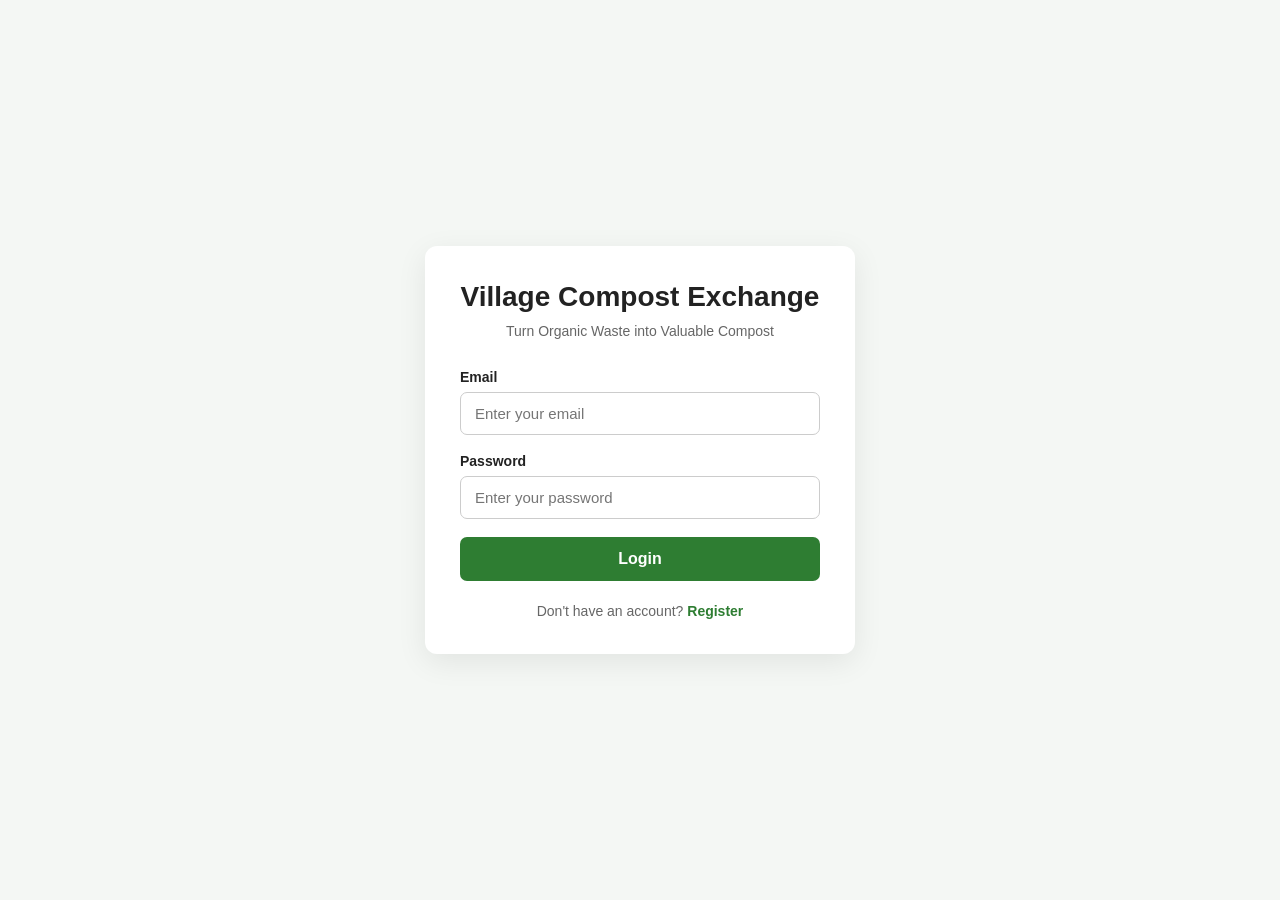
<file: village-compost-frontend/index.html>
<!DOCTYPE html>
<html lang="en">
<head>
    <meta charset="UTF-8">
    <meta name="viewport" content="width=device-width, initial-scale=1.0">

    <title>Village Compost Exchange System</title>

    <link rel="stylesheet" href="css/common.css">
    <link rel="stylesheet" href="css/auth.css">
</head>

<body>

<div class="auth-container">

    <div class="auth-card">

        <div class="auth-header">
            <h1>Village Compost Exchange</h1>
            <p>Turn Organic Waste into Valuable Compost</p>
        </div>

        <form id="loginForm">

            <div class="form-group">
                <label for="email">Email</label>

                <input
                        type="email"
                        id="email"
                        placeholder="Enter your email"
                        required
                >
            </div>

            <div class="form-group">
                <label for="password">Password</label>

                <input
                        type="password"
                        id="password"
                        placeholder="Enter your password"
                        required
                >
            </div>

            <button type="submit" class="primary-button">
                Login
            </button>

        </form>

        <div id="loginMessage" class="message"></div>

        <div class="auth-footer">
            <p>
                Don't have an account?
                <a href="register.html">Register</a>
            </p>
        </div>

    </div>

</div>

<script src="js/api.js"></script>
<script src="js/auth.js"></script>

</body>
</html>
</file>
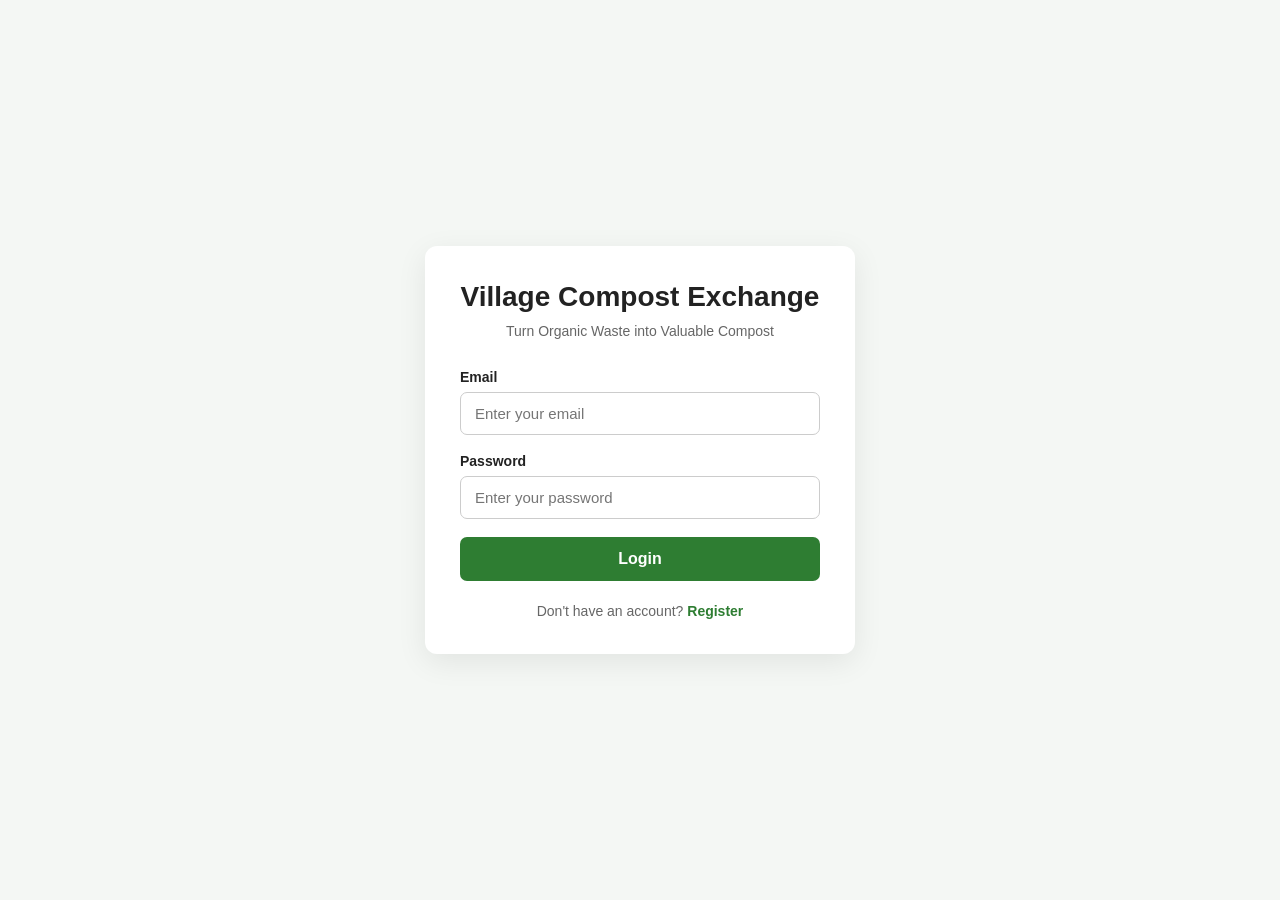
<file: village-compost-frontend/admin.html>
<!DOCTYPE html>
<html lang="en">
<head>
    <meta charset="UTF-8">
    <meta name="viewport" content="width=device-width, initial-scale=1.0">

    <title>Admin Dashboard - Village Compost</title>

    <link rel="stylesheet" href="css/common.css">
    <link rel="stylesheet" href="css/admin.css">
</head>

<body>

<nav class="navbar">

    <div class="navbar-brand">
        🌱 Village Compost
    </div>

    <div class="navbar-right">

        <span id="adminName">
            Admin
        </span>

        <button
            id="logoutBtn"
            class="logout-btn">
            Logout
        </button>

    </div>

</nav>


<main class="admin-container">

    <!-- PAGE HEADER -->

    <section class="page-header">

        <div>
            <h1>Admin Dashboard</h1>

            <p>
                Manage compost requests, inventory and allocations.
            </p>
        </div>

    </section>


    <!-- DASHBOARD STATISTICS -->

    <section class="stats-grid">

        <div class="stat-card">

            <div class="stat-title">
                Total Users
            </div>

            <div
                id="totalUsers"
                class="stat-value">
                0
            </div>

        </div>


        <div class="stat-card">

            <div class="stat-title">
                Households
            </div>

            <div
                id="totalHouseholds"
                class="stat-value">
                0
            </div>

        </div>


        <div class="stat-card">

            <div class="stat-title">
                Farmers
            </div>

            <div
                id="totalFarmers"
                class="stat-value">
                0
            </div>

        </div>


        <div class="stat-card">

            <div class="stat-title">
                Collectors
            </div>

            <div
                id="totalCollectors"
                class="stat-value">
                0
            </div>

        </div>


        <div class="stat-card">

            <div class="stat-title">
                Waste Requests
            </div>

            <div
                id="totalWasteRequests"
                class="stat-value">
                0
            </div>

        </div>


        <div class="stat-card">

            <div class="stat-title">
                Compost Requests
            </div>

            <div
                id="totalCompostRequests"
                class="stat-value">
                0
            </div>

        </div>


        <div class="stat-card">

            <div class="stat-title">
                Pending Compost
            </div>

            <div
                id="pendingCompostRequests"
                class="stat-value">
                0
            </div>

        </div>


        <div class="stat-card">

            <div class="stat-title">
                Accepted Compost
            </div>

            <div
                id="acceptedCompostRequests"
                class="stat-value">
                0
            </div>

        </div>

    </section>


    <!-- COMPOST REQUEST MANAGEMENT -->

    <section class="admin-section">

        <div class="section-header">

            <div>
                <h2>Compost Requests</h2>

                <p>
                    Review farmer compost requests.
                </p>
            </div>

            <button
                id="refreshCompostBtn"
                class="refresh-btn">
                Refresh
            </button>

        </div>


        <div class="table-container">

            <table>

                <thead>

                <tr>

                    <th>ID</th>

                    <th>Farmer</th>

                    <th>Quantity</th>

                    <th>Required Date</th>

                    <th>Status</th>

                    <th>Action</th>

                </tr>

                </thead>


                <tbody id="compostRequestsBody">

                <tr>

                    <td
                        colspan="6"
                        class="empty-message">

                        Loading compost requests...

                    </td>

                </tr>

                </tbody>

            </table>

        </div>

    </section>


    <!-- INVENTORY MANAGEMENT -->

    <section class="admin-section">

        <div class="section-header">

            <div>

                <h2>Compost Inventory</h2>

                <p>
                    Add and manage available compost.
                </p>

            </div>

            <button
                id="refreshInventoryBtn"
                class="refresh-btn">

                Refresh

            </button>

        </div>


        <!-- ADD INVENTORY FORM -->

        <div class="form-card">

            <h3>Add Compost Inventory</h3>


            <form id="inventoryForm">

                <div class="form-grid">

                    <div class="form-group">

                        <label for="availableQuantity">
                            Quantity
                        </label>

                        <input
                            type="number"
                            id="availableQuantity"
                            min="0"
                            step="0.01"
                            required>

                    </div>


                    <div class="form-group">

                        <label for="compostType">
                            Compost Type
                        </label>

                        <input
                            type="text"
                            id="compostType"
                            placeholder="Example: ORGANIC"
                            required>

                    </div>


                    <div class="form-group">

                        <label for="location">
                            Location
                        </label>

                        <input
                            type="text"
                            id="location"
                            placeholder="Example: Village Compost Centre"
                            required>

                    </div>

                </div>


                <button
                    type="submit"
                    class="primary-btn">

                    Add Inventory

                </button>

            </form>

        </div>


        <!-- INVENTORY TABLE -->

        <div class="table-container">

            <table>

                <thead>

                <tr>

                    <th>ID</th>

                    <th>Available Quantity</th>

                    <th>Compost Type</th>

                    <th>Location</th>

                    <th>Action</th>

                </tr>

                </thead>


                <tbody id="inventoryBody">

                <tr>

                    <td
                        colspan="5"
                        class="empty-message">

                        Loading inventory...

                    </td>

                </tr>

                </tbody>

            </table>

        </div>

    </section>


    <!-- ALLOCATION MANAGEMENT -->

    <section class="admin-section">

        <div class="section-header">

            <div>

                <h2>Compost Allocations</h2>

                <p>
                    Allocate approved compost requests to farmers.
                </p>

            </div>

            <button
                id="refreshAllocationBtn"
                class="refresh-btn">

                Refresh

            </button>

        </div>


        <!-- ALLOCATION FORM -->

        <div class="form-card">

            <h3>Create Allocation</h3>


            <form id="allocationForm">

                <div class="form-grid">

                    <div class="form-group">

                        <label for="allocationRequestId">
                            Compost Request ID
                        </label>

                        <input
                            type="number"
                            id="allocationRequestId"
                            min="1"
                            required>

                    </div>


                    <div class="form-group">

                        <label for="allocationInventoryId">
                            Inventory ID
                        </label>

                        <input
                            type="number"
                            id="allocationInventoryId"
                            min="1"
                            required>

                    </div>


                    <div class="form-group">

                        <label for="allocationQuantity">
                            Quantity
                        </label>

                        <input
                            type="number"
                            id="allocationQuantity"
                            min="0.01"
                            step="0.01"
                            required>

                    </div>

                </div>


                <button
                    type="submit"
                    class="primary-btn">

                    Allocate Compost

                </button>

            </form>

        </div>


        <!-- ALLOCATION TABLE -->

        <div class="table-container">

            <table>

                <thead>

                <tr>

                    <th>ID</th>

                    <th>Farmer</th>

                    <th>Quantity</th>

                    <th>Allocated Date</th>

                    <th>Status</th>

                </tr>

                </thead>


                <tbody id="allocationBody">

                <tr>

                    <td
                        colspan="5"
                        class="empty-message">

                        Loading allocations...

                    </td>

                </tr>

                </tbody>

            </table>

        </div>

    </section>


    <!-- NOTIFICATIONS -->

    <section class="admin-section">

    <div class="section-header">

        <div>

            <h2>Notifications</h2>

            <p>
                Recent admin notifications.
            </p>

        </div>

        <span
            id="unreadCount"
            class="unread-count">
            0 unread
        </span>

    </div>


    <div id="notificationsContainer">

        Loading notifications...

    </div>

</section>

</main>


<script src="js/api.js"></script>

<script src="js/admin.js"></script>

<script src="js/notifications.js"></script>

</body>

</html>
</file>
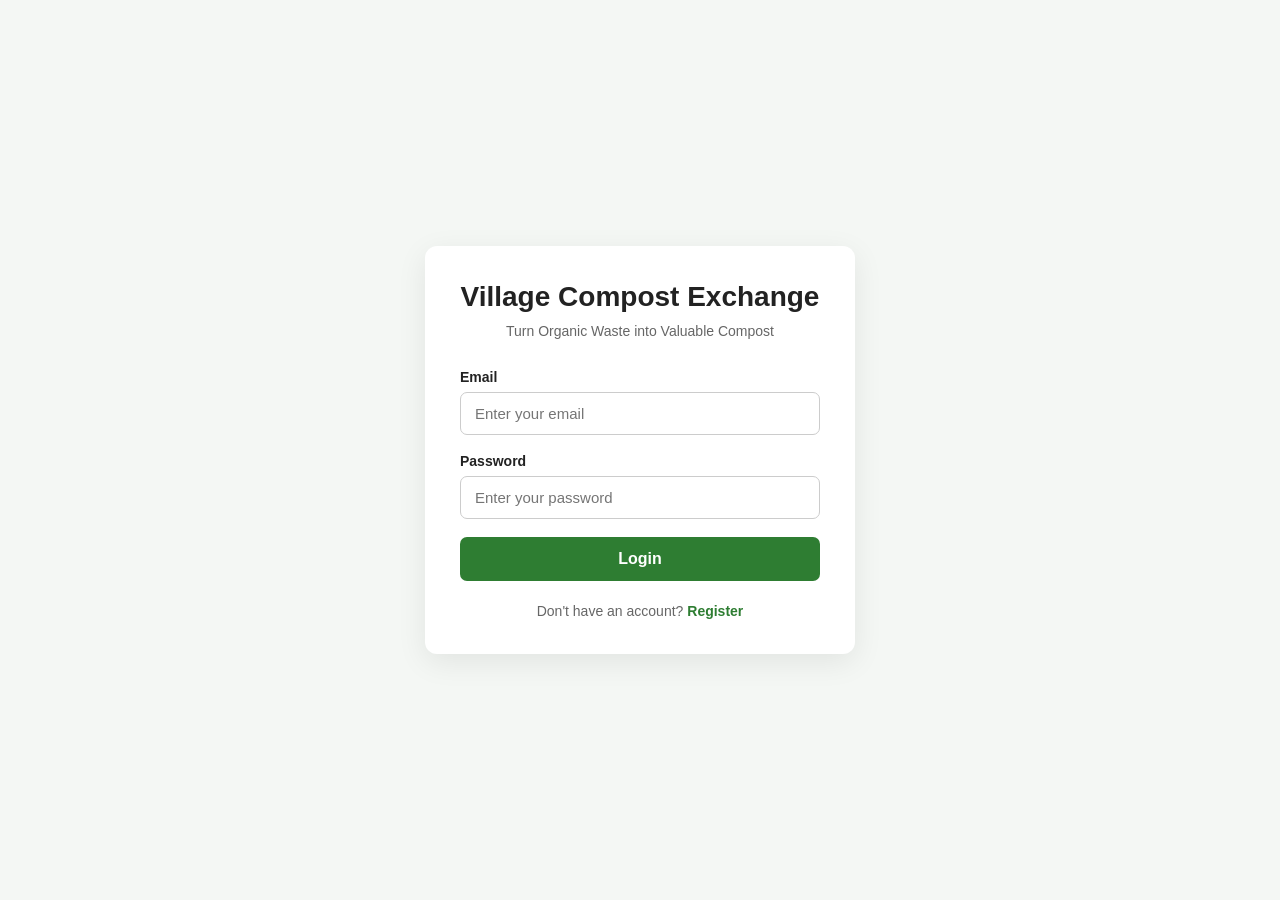
<file: village-compost-frontend/collector.html>
<!DOCTYPE html>
<html lang="en">
<head>
    <meta charset="UTF-8">
    <meta name="viewport" content="width=device-width, initial-scale=1.0">

    <title>Collector Dashboard | Village Compost</title>

    <link rel="stylesheet" href="css/common.css">
    <link rel="stylesheet" href="css/collector.css">
</head>

<body>

    <!-- ================= NAVBAR ================= -->

    <nav class="navbar">

        <div class="brand">
            Village Compost Exchange
        </div>

        <div class="nav-right">

            <span id="welcomeUser">
                Welcome, Collector
            </span>

            <button id="logoutBtn" class="logout-btn">
                Logout
            </button>

        </div>

    </nav>


    <!-- ================= MAIN CONTENT ================= -->

    <main class="dashboard-container">

        <!-- PAGE HEADER -->

        <section class="page-header">

            <div>
                <h1>Collector Dashboard</h1>

                <p>
                    Manage waste collection and pickup schedules.
                </p>
            </div>

        </section>


        <!-- ================= STATISTICS ================= -->

        <section class="stats-grid">

            <div class="stat-card">

                <div class="stat-title">
                    Pending Requests
                </div>

                <div
                    class="stat-value"
                    id="pendingCount">
                    0
                </div>

            </div>


            <div class="stat-card">

                <div class="stat-title">
                    Accepted Requests
                </div>

                <div
                    class="stat-value"
                    id="acceptedCount">
                    0
                </div>

            </div>


            <div class="stat-card">

                <div class="stat-title">
                    Scheduled Pickups
                </div>

                <div
                    class="stat-value"
                    id="scheduledCount">
                    0
                </div>

            </div>


            <div class="stat-card">

                <div class="stat-title">
                    Completed Pickups
                </div>

                <div
                    class="stat-value"
                    id="completedCount">
                    0
                </div>

            </div>

        </section>


        <!-- ================= PENDING REQUESTS ================= -->

        <section class="dashboard-section">

            <div class="section-header">

                <div>
                    <h2>Pending Waste Requests</h2>

                    <p>
                        Waste requests waiting for collection.
                    </p>
                </div>

                <button
                    id="refreshRequestsBtn"
                    class="secondary-btn">
                    Refresh
                </button>

            </div>


            <div class="table-wrapper">

                <table>

                    <thead>

                        <tr>
                            <th>ID</th>
                            <th>Household</th>
                            <th>Waste Type</th>
                            <th>Weight</th>
                            <th>Pickup Date</th>
                            <th>Description</th>
                            <th>Status</th>
                            <th>Action</th>
                        </tr>

                    </thead>

                    <tbody id="pendingRequestsBody">

                        <tr>

                            <td
                                colspan="8"
                                class="empty-message">

                                Loading requests...

                            </td>

                        </tr>

                    </tbody>

                </table>

            </div>

            <p
                id="requestMessage"
                class="message">
            </p>

        </section>


        <!-- ================= ACCEPTED REQUESTS ================= -->

        <section class="dashboard-section">

            <div class="section-header">

                <div>

                    <h2>Accepted Requests</h2>

                    <p>
                        Requests accepted by you and ready for pickup scheduling.
                    </p>

                </div>

                <button
                    id="refreshAcceptedBtn"
                    class="secondary-btn">

                    Refresh

                </button>

            </div>


            <div class="table-wrapper">

                <table>

                    <thead>

                        <tr>
                            <th>ID</th>
                            <th>Household</th>
                            <th>Waste Type</th>
                            <th>Weight</th>
                            <th>Pickup Date</th>
                            <th>Status</th>
                            <th>Action</th>
                        </tr>

                    </thead>

                    <tbody id="acceptedRequestsBody">

                        <tr>

                            <td
                                colspan="7"
                                class="empty-message">

                                Loading accepted requests...

                            </td>

                        </tr>

                    </tbody>

                </table>

            </div>

        </section>


        <!-- ================= SCHEDULE PICKUP ================= -->

        <section
            class="dashboard-section"
            id="scheduleSection">

            <div class="section-header">

                <div>

                    <h2>Schedule Pickup</h2>

                    <p>
                        Create a pickup schedule for an accepted waste request.
                    </p>

                </div>

            </div>


            <form
                id="pickupForm"
                class="form-grid">

                <div class="form-group">

                    <label for="wasteRequestId">
                        Waste Request ID
                    </label>

                    <input
                        type="number"
                        id="wasteRequestId"
                        name="wasteRequestId"
                        min="1"
                        required>

                </div>


                <div class="form-group">

                    <label for="pickupDate">
                        Pickup Date
                    </label>

                    <input
                        type="date"
                        id="pickupDate"
                        name="pickupDate"
                        required>

                </div>


                <div class="form-group">

                    <label for="pickupTime">
                        Pickup Time
                    </label>

                    <input
                        type="time"
                        id="pickupTime"
                        name="pickupTime"
                        required>

                </div>


                <div class="form-actions">

                    <button
                        type="submit"
                        class="primary-btn">

                        Schedule Pickup

                    </button>

                </div>

            </form>


            <p
                id="pickupMessage"
                class="message">
            </p>

        </section>


        <!-- ================= MY PICKUPS ================= -->

        <section class="dashboard-section">

            <div class="section-header">

                <div>

                    <h2>My Scheduled Pickups</h2>

                    <p>
                        View and complete your assigned pickups.
                    </p>

                </div>

                <button
                    id="refreshPickupsBtn"
                    class="secondary-btn">

                    Refresh

                </button>

            </div>


            <div class="table-wrapper">

                <table>

                    <thead>

                        <tr>
                            <th>ID</th>
                            <th>Waste Request</th>
                            <th>Household</th>
                            <th>Pickup Date</th>
                            <th>Pickup Time</th>
                            <th>Status</th>
                            <th>Action</th>
                        </tr>

                    </thead>

                    <tbody id="pickupsBody">

                        <tr>

                            <td
                                colspan="7"
                                class="empty-message">

                                Loading pickups...

                            </td>

                        </tr>

                    </tbody>

                </table>

            </div>


            <p
                id="completeMessage"
                class="message">
            </p>

        </section>


        <!-- ================= NOTIFICATIONS ================= -->

        <section class="dashboard-section">

            <div class="section-header">

                <div>

                    <h2>Notifications</h2>

                    <p>
                        Important updates related to your collection work.
                    </p>

                </div>

                <span
                    id="unreadCount"
                    class="notification-count">

                    0 unread

                </span>

            </div>


            <div
                id="notificationsContainer"
                class="notifications-container">

                Loading notifications...

            </div>

        </section>

    </main>


    <!-- ================= JAVASCRIPT ================= -->

    <script src="js/api.js"></script>
    <script src="js/collector.js"></script>
    <script src="js/notifications.js"></script>

</body>
</html>
</file>
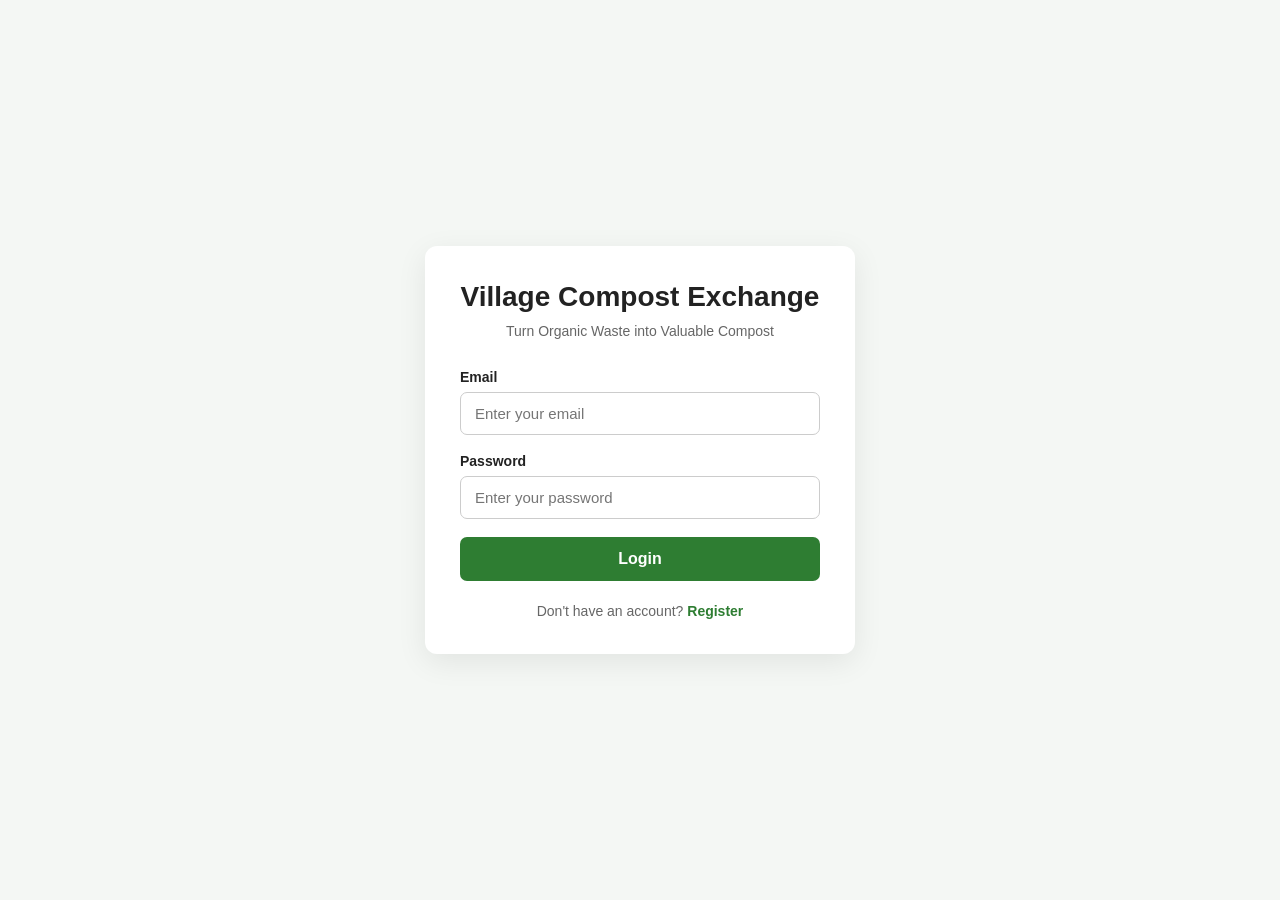
<file: village-compost-frontend/farmer.html>
<!DOCTYPE html>
<html lang="en">
<head>
    <meta charset="UTF-8">
    <meta name="viewport" content="width=device-width, initial-scale=1.0">

    <title>Farmer Dashboard - Village Compost</title>

    <link rel="stylesheet" href="css/common.css">
    <link rel="stylesheet" href="css/farmer.css">
</head>

<body>

<!-- ================= NAVBAR ================= -->

<nav class="navbar">

    <div class="navbar-brand">
        Village Compost
    </div>

    <div class="navbar-right">

        <span class="welcome-text">
            Welcome, <span id="farmerName">Farmer</span>
        </span>

        <button
            id="logoutBtn"
            class="logout-btn">
            Logout
        </button>

    </div>

</nav>


<!-- ================= MAIN CONTENT ================= -->

<main class="dashboard-container">

    <!-- ================= HEADER ================= -->

    <section class="dashboard-header">

        <div>
            <h1>Farmer Dashboard</h1>

            <p>
                Request compost and track your allocations.
            </p>
        </div>

    </section>


    <!-- ================= STAT CARDS ================= -->

    <section class="stats-grid">

        <div class="stat-card">

            <h3>Total Requests</h3>

            <p id="totalRequests">
                0
            </p>

        </div>


        <div class="stat-card">

            <h3>Pending Requests</h3>

            <p id="pendingRequests">
                0
            </p>

        </div>


        <div class="stat-card">

            <h3>Approved Requests</h3>

            <p id="approvedRequests">
                0
            </p>

        </div>


        <div class="stat-card">

            <h3>Completed Allocations</h3>

            <p id="completedAllocations">
                0
            </p>

        </div>

    </section>


    <!-- ================= REQUEST COMPOST ================= -->

    <section class="dashboard-section">

        <div class="section-header">

            <div>
                <h2>Request Compost</h2>

                <p>
                    Submit a request for compost.
                </p>
            </div>

        </div>


        <form id="compostRequestForm"
              class="compost-form">

            <div class="form-group">

                <label for="quantity">
                    Compost Quantity
                </label>

                <input
                    type="number"
                    id="quantity"
                    name="quantity"
                    step="0.01"
                    min="0.01"
                    placeholder="Enter quantity"
                    required>

            </div>


            <div class="form-group">

                <label for="requiredDate">
                    Required Date
                </label>

                <input
                    type="date"
                    id="requiredDate"
                    name="requiredDate"
                    required>

            </div>


            <button
                type="submit"
                class="primary-btn">

                Submit Compost Request

            </button>

        </form>


        <p id="compostRequestMessage"
           class="form-message">
        </p>

    </section>


    <!-- ================= MY COMPOST REQUESTS ================= -->

    <section class="dashboard-section">

        <div class="section-header">

            <div>
                <h2>My Compost Requests</h2>

                <p>
                    Track the status of your compost requests.
                </p>
            </div>

            <button
                id="refreshRequestsBtn"
                class="secondary-btn">

                Refresh

            </button>

        </div>


        <div class="table-container">

            <table>

                <thead>

                    <tr>

                        <th>ID</th>

                        <th>Quantity</th>

                        <th>Required Date</th>

                        <th>Status</th>

                    </tr>

                </thead>


                <tbody id="compostRequestsBody">

                    <tr>

                        <td colspan="4"
                            class="empty-message">

                            Loading requests...

                        </td>

                    </tr>

                </tbody>

            </table>

        </div>

    </section>


    <!-- ================= ALLOCATIONS ================= -->

    <section class="dashboard-section">

        <div class="section-header">

            <div>
                <h2>My Compost Allocations</h2>

                <p>
                    View compost allocated to you.
                </p>
            </div>

            <button
                id="refreshAllocationsBtn"
                class="secondary-btn">

                Refresh

            </button>

        </div>


        <div class="table-container">

            <table>

                <thead>

                    <tr>

                        <th>ID</th>

                        <th>Quantity</th>

                        <th>Allocated Date</th>

                        <th>Status</th>

                        <th>Action</th>

                    </tr>

                </thead>


                <tbody id="allocationsBody">

                    <tr>

                        <td colspan="5"
                            class="empty-message">

                            Loading allocations...

                        </td>

                    </tr>

                </tbody>

            </table>

        </div>

    </section>


    <!-- ================= NOTIFICATIONS ================= -->

    <section class="dashboard-section">

        <div class="section-header">

            <div>

                <h2>
                    Notifications
                </h2>

                <p>
                    Your latest system notifications.
                </p>

            </div>

            <span
                id="unreadCount"
                class="notification-count">

                0

            </span>

        </div>


        <div
            id="notificationsContainer"
            class="notifications-container">

            <p class="empty-message">
                Loading notifications...
            </p>

        </div>

    </section>

</main>


<!-- ================= JAVASCRIPT ================= -->

<script src="js/api.js"></script>
<script src="js/farmer.js"></script>
<script src="js/notifications.js"></script>

</body>
</html>
</file>
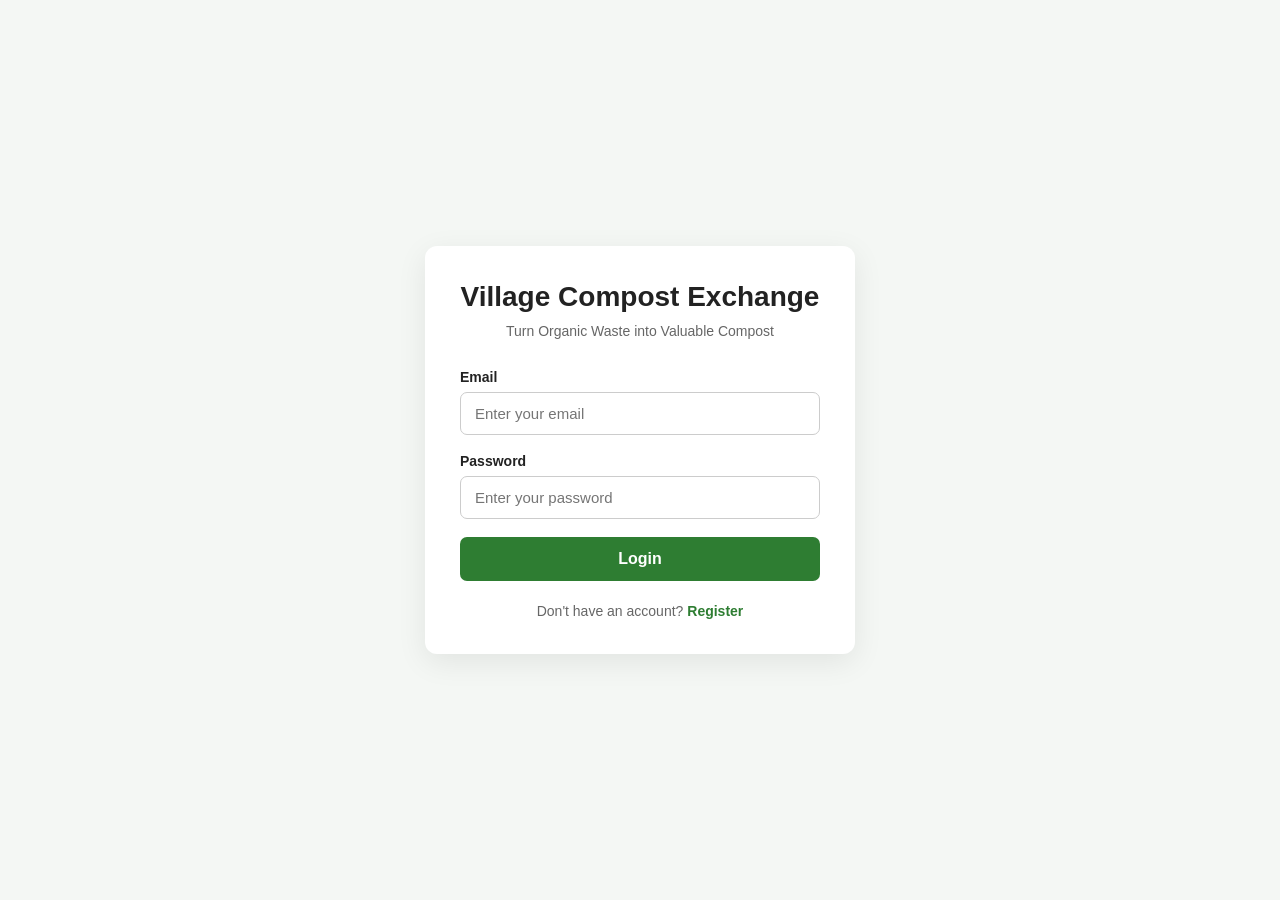
<file: village-compost-frontend/household.html>
<!DOCTYPE html>
<html lang="en">

<head>
    <meta charset="UTF-8">

    <meta name="viewport" content="width=device-width, initial-scale=1.0">

    <title>Household Dashboard - Village Compost Exchange</title>

    <link rel="stylesheet" href="css/common.css">
    <link rel="stylesheet" href="css/household.css">
</head>

<body>

    <!-- Navigation Bar -->
    <header class="navbar">

        <div class="navbar-brand">
            <h2>Village Compost Exchange</h2>
        </div>

        <div class="navbar-user">

            <span id="welcomeUser">
                Household
            </span>

            <button
                id="logoutButton"
                class="logout-button"
                type="button">
                Logout
            </button>

        </div>

    </header>


    <!-- Main Container -->
    <main class="dashboard-container">

        <!-- Page Heading -->
        <section class="dashboard-heading">

            <div>
                <h1>Household Dashboard</h1>

                <p>
                    Manage your waste requests and rewards.
                </p>
            </div>

        </section>


        <!-- Dashboard Statistics -->
        <section class="stats-grid">

            <!-- Total Requests -->
            <div class="stat-card">

                <div class="stat-icon">
                    ♻
                </div>

                <div>
                    <p>Total Requests</p>

                    <h2 id="totalRequests">
                        0
                    </h2>
                </div>

            </div>


            <!-- Pending Requests -->
            <div class="stat-card">

                <div class="stat-icon">
                    ⏳
                </div>

                <div>
                    <p>Pending Requests</p>

                    <h2 id="pendingRequests">
                        0
                    </h2>
                </div>

            </div>


            <!-- Reward Points -->
            <div class="stat-card">

                <div class="stat-icon">
                    ★
                </div>

                <div>
                    <p>Reward Points</p>

                    <h2 id="rewardPoints">
                        0
                    </h2>
                </div>

            </div>


            <!-- Collected Waste -->
            <div class="stat-card">

                <div class="stat-icon">
                    ✓
                </div>

                <div>
                    <p>Collected Waste</p>

                    <h2 id="collectedWaste">
                        0 kg
                    </h2>
                </div>

            </div>

        </section>


        <!-- Create Waste Request -->
        <section class="dashboard-card">

            <div class="section-header">

                <div>
                    <h2>Create Waste Request</h2>

                    <p>
                        Submit your organic waste for collection.
                    </p>
                </div>

            </div>


            <form id="wasteRequestForm">

                <div class="form-grid">

                    <!-- Waste Type -->
                    <div class="form-group">

                        <label for="wasteType">
                            Waste Type
                        </label>

                        <select
                            id="wasteType"
                            required>

                            <option value="">
                                Select waste type
                            </option>

                            <option value="ORGANIC">
                                Organic Waste
                            </option>

                            <option value="FOOD">
                                Food Waste
                            </option>

                            <option value="GARDEN">
                                Garden Waste
                            </option>

                            <option value="KITCHEN">
                                Kitchen Waste
                            </option>

                            <option value="OTHER">
                                Other
                            </option>

                        </select>

                    </div>


                    <!-- Weight -->
                    <div class="form-group">

                        <label for="estimatedWeight">
                            Estimated Weight (kg)
                        </label>

                        <input
                            type="number"
                            id="estimatedWeight"
                            min="0.1"
                            step="0.1"
                            placeholder="Example: 5"
                            required
                        >

                    </div>


                    <!-- Pickup Date -->
                    <div class="form-group">

                        <label for="pickupDate">
                            Preferred Pickup Date
                        </label>

                        <input
                            type="date"
                            id="pickupDate"
                            required
                        >

                    </div>


                    <!-- Description -->
                    <div class="form-group form-group-full">

                        <label for="description">
                            Description
                        </label>

                        <textarea
                            id="description"
                            rows="4"
                            maxlength="500"
                            placeholder="Describe the waste..."></textarea>

                    </div>

                </div>


                <div class="form-actions">

                    <button
                        type="submit"
                        class="primary-button">

                        Submit Waste Request

                    </button>

                </div>

            </form>


            <div
                id="wasteRequestMessage"
                class="message">
            </div>

        </section>


        <!-- My Waste Requests -->
        <section class="dashboard-card">

            <div class="section-header">

                <div>
                    <h2>My Waste Requests</h2>

                    <p>
                        Track the status of your submitted requests.
                    </p>
                </div>

                <button
                    id="refreshRequestsButton"
                    class="secondary-button"
                    type="button">

                    Refresh

                </button>

            </div>


            <div class="table-container">

                <table>

                    <thead>

                        <tr>

                            <th>ID</th>

                            <th>Waste Type</th>

                            <th>Weight</th>

                            <th>Pickup Date</th>

                            <th>Description</th>

                            <th>Status</th>

                        </tr>

                    </thead>

                    <tbody id="requestsTableBody">

                        <tr>

                            <td
                                colspan="6"
                                class="empty-row">

                                Loading requests...

                            </td>

                        </tr>

                    </tbody>

                </table>

            </div>

        </section>


        <!-- Notifications -->
        <section class="dashboard-card">

            <div class="section-header">

                <div>

                    <h2>Notifications</h2>

                    <p>
                        Updates about your waste requests.
                    </p>

                </div>

                <span
                    id="unreadCount"
                    class="notification-count">

                    0 unread

                </span>

            </div>


            <div id="notificationsContainer">

                <div class="notification-empty">
                    Loading notifications...
                </div>

            </div>

        </section>

    </main>


    <!-- JavaScript -->
    <script src="js/api.js"></script>
    <script src="js/household.js"></script>
    <script src="js/notifications.js"></script>

</body>

</html>
</file>
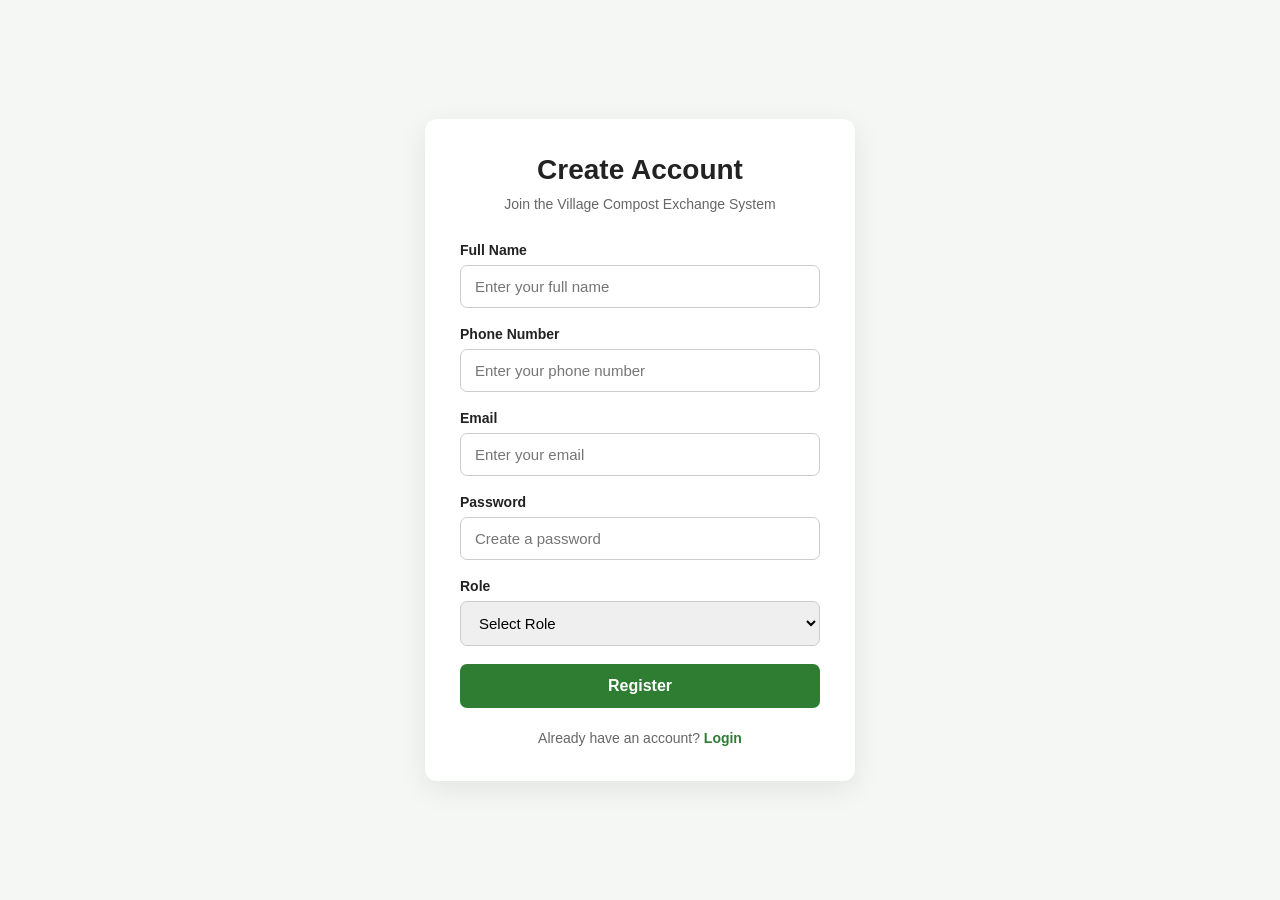
<file: village-compost-frontend/register.html>
<!DOCTYPE html>
<html lang="en">
<head>
    <meta charset="UTF-8">
    <meta name="viewport" content="width=device-width, initial-scale=1.0">

    <title>Register - Village Compost Exchange</title>

    <link rel="stylesheet" href="css/common.css">
    <link rel="stylesheet" href="css/auth.css">
</head>

<body>

<div class="auth-container">

    <div class="auth-card">

        <div class="auth-header">
            <h1>Create Account</h1>
            <p>Join the Village Compost Exchange System</p>
        </div>

        <form id="registerForm">

            <div class="form-group">
                <label for="fullName">Full Name</label>

                <input
                        type="text"
                        id="fullName"
                        placeholder="Enter your full name"
                        required
                >
            </div>

            <div class="form-group">
                <label for="phone">Phone Number</label>

                <input
                        type="tel"
                        id="phone"
                        placeholder="Enter your phone number"
                        required
                >
            </div>

            <div class="form-group">
                <label for="registerEmail">Email</label>

                <input
                        type="email"
                        id="registerEmail"
                        placeholder="Enter your email"
                        required
                >
            </div>

            <div class="form-group">
                <label for="registerPassword">Password</label>

                <input
                        type="password"
                        id="registerPassword"
                        placeholder="Create a password"
                        required
                >
            </div>

            <div class="form-group">
                <label for="role">Role</label>

                <select id="role" required>
                    <option value="">Select Role</option>
                    <option value="HOUSEHOLD">Household</option>
                    <option value="FARMER">Farmer</option>
                </select>
            </div>

            <button type="submit" class="primary-button">
                Register
            </button>

        </form>

        <div id="registerMessage" class="message"></div>

        <div class="auth-footer">
            <p>
                Already have an account?
                <a href="index.html">Login</a>
            </p>
        </div>

    </div>

</div>

<script src="js/api.js"></script>
<script src="js/auth.js"></script>

</body>
</html>
</file>
<file: village-compost-frontend/css/common.css>
* {
    margin: 0;
    padding: 0;
    box-sizing: border-box;
}

body {
    font-family: Arial, Helvetica, sans-serif;
    background: #f4f7f4;
    color: #222;
}

button,
input,
select {
    font-family: inherit;
}

a {
    text-decoration: none;
    color: inherit;
}

.hidden {
    display: none;
}
</file>
<file: village-compost-frontend/css/auth.css>
.auth-container {
    min-height: 100vh;

    display: flex;
    justify-content: center;
    align-items: center;

    padding: 20px;
}

.auth-card {
    width: 100%;
    max-width: 430px;

    background: white;

    padding: 35px;

    border-radius: 12px;

    box-shadow: 0 8px 30px rgba(0, 0, 0, 0.08);
}

.auth-header {
    text-align: center;
    margin-bottom: 30px;
}

.auth-header h1 {
    font-size: 28px;
    margin-bottom: 10px;
}

.auth-header p {
    color: #666;
    font-size: 14px;
}

.form-group {
    margin-bottom: 18px;
}

.form-group label {
    display: block;

    margin-bottom: 7px;

    font-size: 14px;
    font-weight: 600;
}

.form-group input,
.form-group select {
    width: 100%;

    padding: 12px 14px;

    border: 1px solid #ccc;
    border-radius: 7px;

    font-size: 15px;

    outline: none;
}

.form-group input:focus,
.form-group select:focus {
    border-color: #2e7d32;
}

.primary-button {
    width: 100%;

    padding: 13px;

    border: none;
    border-radius: 7px;

    background: #2e7d32;
    color: white;

    font-size: 16px;
    font-weight: 600;

    cursor: pointer;
}

.primary-button:hover {
    background: #256628;
}

.auth-footer {
    text-align: center;

    margin-top: 22px;

    font-size: 14px;
    color: #666;
}

.auth-footer a {
    color: #2e7d32;
    font-weight: 600;
}

.message {
    margin-top: 15px;

    text-align: center;

    font-size: 14px;
}
</file>
<file: village-compost-frontend/css/admin.css>
/* =========================================
   ADMIN DASHBOARD
========================================= */

body {
    background: #f4f7f5;
}


/* =========================================
   NAVBAR
========================================= */

.navbar {
    background: #1b5e20;
    color: white;
    padding: 15px 30px;

    display: flex;
    justify-content: space-between;
    align-items: center;

    box-shadow: 0 2px 8px rgba(0, 0, 0, 0.15);
}

.navbar-brand {
    font-size: 22px;
    font-weight: bold;
}

.navbar-right {
    display: flex;
    align-items: center;
    gap: 18px;
}

#adminName {
    font-weight: 600;
}

.logout-btn {
    background: #c62828;
    color: white;

    border: none;
    border-radius: 6px;

    padding: 9px 16px;

    cursor: pointer;

    font-weight: 600;
}

.logout-btn:hover {
    background: #b71c1c;
}


/* =========================================
   MAIN CONTAINER
========================================= */

.admin-container {
    width: 95%;
    max-width: 1400px;

    margin: 30px auto;
}


/* =========================================
   PAGE HEADER
========================================= */

.page-header {
    margin-bottom: 25px;
}

.page-header h1 {
    margin: 0 0 6px;

    color: #1b5e20;

    font-size: 30px;
}

.page-header p {
    margin: 0;

    color: #666;
}


/* =========================================
   STATISTICS
========================================= */

.stats-grid {
    display: grid;

    grid-template-columns:
        repeat(auto-fit, minmax(190px, 1fr));

    gap: 18px;

    margin-bottom: 30px;
}

.stat-card {
    background: white;

    border-radius: 10px;

    padding: 20px;

    box-shadow:
        0 2px 8px rgba(0, 0, 0, 0.08);

    border-left: 5px solid #2e7d32;
}

.stat-title {
    color: #666;

    font-size: 14px;

    margin-bottom: 10px;
}

.stat-value {
    color: #1b5e20;

    font-size: 30px;

    font-weight: bold;
}


/* =========================================
   ADMIN SECTIONS
========================================= */

.admin-section {
    background: white;

    border-radius: 10px;

    padding: 25px;

    margin-bottom: 30px;

    box-shadow:
        0 2px 8px rgba(0, 0, 0, 0.08);
}

.section-header {
    display: flex;

    justify-content: space-between;

    align-items: center;

    margin-bottom: 20px;
}

.section-header h2 {
    margin: 0 0 5px;

    color: #1b5e20;

    font-size: 22px;
}

.section-header p {
    margin: 0;

    color: #777;

    font-size: 14px;
}


/* =========================================
   BUTTONS
========================================= */

.primary-btn {
    background: #2e7d32;

    color: white;

    border: none;

    border-radius: 6px;

    padding: 11px 20px;

    cursor: pointer;

    font-weight: 600;

    margin-top: 15px;
}

.primary-btn:hover {
    background: #1b5e20;
}

.refresh-btn {
    background: #eeeeee;

    color: #333;

    border: 1px solid #ccc;

    border-radius: 6px;

    padding: 9px 15px;

    cursor: pointer;

    font-weight: 600;
}

.refresh-btn:hover {
    background: #e0e0e0;
}


/* =========================================
   TABLE
========================================= */

.table-container {
    width: 100%;

    overflow-x: auto;
}

table {
    width: 100%;

    border-collapse: collapse;

    min-width: 700px;
}

thead {
    background: #e8f5e9;
}

th {
    text-align: left;

    padding: 13px;

    color: #1b5e20;

    font-size: 14px;

    border-bottom: 2px solid #c8e6c9;
}

td {
    padding: 13px;

    border-bottom: 1px solid #eeeeee;

    color: #444;

    font-size: 14px;
}

tbody tr:hover {
    background: #fafafa;
}


/* =========================================
   EMPTY MESSAGE
========================================= */

.empty-message {
    text-align: center;

    padding: 25px;

    color: #777;
}


/* =========================================
   FORM CARD
========================================= */

.form-card {
    background: #f8fbf8;

    border: 1px solid #dcebdd;

    border-radius: 8px;

    padding: 20px;

    margin-bottom: 25px;
}

.form-card h3 {
    margin-top: 0;

    margin-bottom: 20px;

    color: #2e7d32;
}


/* =========================================
   FORM GRID
========================================= */

.form-grid {
    display: grid;

    grid-template-columns:
        repeat(auto-fit, minmax(220px, 1fr));

    gap: 18px;
}

.form-group {
    display: flex;

    flex-direction: column;
}

.form-group label {
    margin-bottom: 7px;

    font-weight: 600;

    color: #444;

    font-size: 14px;
}

.form-group input {
    padding: 11px;

    border: 1px solid #ccc;

    border-radius: 6px;

    font-size: 14px;

    outline: none;
}

.form-group input:focus {
    border-color: #2e7d32;

    box-shadow:
        0 0 0 2px rgba(46, 125, 50, 0.1);
}


/* =========================================
   STATUS BADGES
========================================= */

.status-badge {
    display: inline-block;

    padding: 5px 10px;

    border-radius: 20px;

    font-size: 12px;

    font-weight: 600;
}

.status-pending {
    background: #fff3cd;

    color: #856404;
}

.status-accepted {
    background: #d4edda;

    color: #155724;
}

.status-rejected {
    background: #f8d7da;

    color: #721c24;
}

.status-allocated {
    background: #d1ecf1;

    color: #0c5460;
}

.status-completed {
    background: #c8e6c9;

    color: #1b5e20;
}


/* =========================================
   ACTION BUTTONS
========================================= */

.action-btn {
    border: none;

    border-radius: 5px;

    padding: 7px 12px;

    cursor: pointer;

    font-size: 12px;

    font-weight: 600;

    margin-right: 5px;
}

.approve-btn {
    background: #2e7d32;

    color: white;
}

.approve-btn:hover {
    background: #1b5e20;
}

.reject-btn {
    background: #c62828;

    color: white;
}

.reject-btn:hover {
    background: #b71c1c;
}

.delete-btn {
    background: #c62828;

    color: white;
}

.delete-btn:hover {
    background: #b71c1c;
}


/* =========================================
   NOTIFICATIONS
========================================= */

#notificationsContainer {
    display: flex;

    flex-direction: column;

    gap: 10px;
}

.notification-item {
    padding: 14px;

    background: #f5f5f5;

    border-left: 4px solid #2e7d32;

    border-radius: 5px;
}

.notification-item.unread {
    background: #e8f5e9;
}

.notification-message {
    color: #333;

    margin-bottom: 5px;
}

.notification-date {
    color: #777;

    font-size: 12px;
}


/* =========================================
   RESPONSIVE DESIGN
========================================= */

@media (max-width: 768px) {

    .navbar {
        padding: 12px 15px;
    }

    .navbar-brand {
        font-size: 18px;
    }

    .navbar-right {
        gap: 10px;
    }

    .admin-container {
        width: 94%;

        margin: 20px auto;
    }

    .admin-section {
        padding: 18px;
    }

    .section-header {
        align-items: flex-start;

        gap: 15px;

        flex-direction: column;
    }

    .stats-grid {
        grid-template-columns:
            repeat(2, 1fr);
    }
}


@media (max-width: 480px) {

    .stats-grid {
        grid-template-columns: 1fr;
    }

    .navbar {
        flex-direction: column;

        gap: 10px;
    }

    .navbar-right {
        width: 100%;

        justify-content: space-between;
    }
}
</file>
<file: village-compost-frontend/css/collector.css>
/* =========================================
   COLLECTOR DASHBOARD
   ========================================= */

body {
    background: #f4f7f5;
}


/* =========================================
   NAVBAR
   ========================================= */

.navbar {
    background: #1b5e20;
    color: white;
    padding: 16px 32px;

    display: flex;
    justify-content: space-between;
    align-items: center;

    box-shadow: 0 2px 8px rgba(0, 0, 0, 0.12);
}

.brand {
    font-size: 21px;
    font-weight: 700;
}

.nav-right {
    display: flex;
    align-items: center;
    gap: 20px;
}

#welcomeUser {
    font-size: 15px;
    font-weight: 500;
}

.logout-btn {
    border: none;
    background: #c62828;
    color: white;

    padding: 9px 17px;

    border-radius: 6px;

    cursor: pointer;

    font-size: 14px;
    font-weight: 600;

    transition: 0.2s;
}

.logout-btn:hover {
    background: #b71c1c;
}


/* =========================================
   MAIN CONTAINER
   ========================================= */

.dashboard-container {
    width: 92%;
    max-width: 1400px;

    margin: 30px auto 50px;
}


/* =========================================
   PAGE HEADER
   ========================================= */

.page-header {
    margin-bottom: 25px;
}

.page-header h1 {
    margin: 0;

    font-size: 30px;
    color: #1b5e20;
}

.page-header p {
    margin-top: 8px;

    color: #667085;

    font-size: 15px;
}


/* =========================================
   STATISTICS
   ========================================= */

.stats-grid {
    display: grid;

    grid-template-columns:
        repeat(4, minmax(0, 1fr));

    gap: 18px;

    margin-bottom: 28px;
}

.stat-card {
    background: white;

    border-radius: 10px;

    padding: 22px;

    border: 1px solid #e1e7e3;

    box-shadow:
        0 2px 8px rgba(0, 0, 0, 0.05);
}

.stat-title {
    color: #667085;

    font-size: 14px;

    margin-bottom: 10px;
}

.stat-value {
    color: #1b5e20;

    font-size: 30px;

    font-weight: 700;
}


/* =========================================
   DASHBOARD SECTIONS
   ========================================= */

.dashboard-section {
    background: white;

    border-radius: 10px;

    padding: 24px;

    margin-bottom: 25px;

    border: 1px solid #e1e7e3;

    box-shadow:
        0 2px 8px rgba(0, 0, 0, 0.04);
}

.section-header {
    display: flex;

    justify-content: space-between;
    align-items: center;

    gap: 20px;

    margin-bottom: 20px;
}

.section-header h2 {
    margin: 0;

    font-size: 21px;

    color: #1b5e20;
}

.section-header p {
    margin: 6px 0 0;

    color: #667085;

    font-size: 14px;
}


/* =========================================
   BUTTONS
   ========================================= */

.primary-btn {
    border: none;

    background: #2e7d32;

    color: white;

    padding: 11px 18px;

    border-radius: 6px;

    font-size: 14px;

    font-weight: 600;

    cursor: pointer;

    transition: 0.2s;
}

.primary-btn:hover {
    background: #1b5e20;
}

.secondary-btn {
    border: 1px solid #2e7d32;

    background: white;

    color: #2e7d32;

    padding: 9px 15px;

    border-radius: 6px;

    font-size: 14px;

    font-weight: 600;

    cursor: pointer;

    transition: 0.2s;
}

.secondary-btn:hover {
    background: #e8f5e9;
}


/* =========================================
   TABLE
   ========================================= */

.table-wrapper {
    width: 100%;

    overflow-x: auto;
}

table {
    width: 100%;

    border-collapse: collapse;

    min-width: 900px;
}

thead {
    background: #e8f5e9;
}

th {
    text-align: left;

    padding: 13px 12px;

    color: #1b5e20;

    font-size: 13px;

    font-weight: 700;

    border-bottom: 2px solid #c8e6c9;

    white-space: nowrap;
}

td {
    padding: 13px 12px;

    font-size: 14px;

    color: #344054;

    border-bottom: 1px solid #eaecf0;

    vertical-align: middle;
}

tbody tr:hover {
    background: #f9fbfa;
}


/* =========================================
   TABLE ACTION BUTTON
   ========================================= */

.table-action-btn {
    border: none;

    background: #2e7d32;

    color: white;

    padding: 7px 12px;

    border-radius: 5px;

    cursor: pointer;

    font-size: 12px;

    font-weight: 600;

    white-space: nowrap;
}

.table-action-btn:hover {
    background: #1b5e20;
}

.table-action-btn.danger {
    background: #c62828;
}

.table-action-btn.danger:hover {
    background: #b71c1c;
}

.table-action-btn:disabled {
    background: #9e9e9e;

    cursor: not-allowed;
}


/* =========================================
   STATUS BADGES
   ========================================= */

.status-badge {
    display: inline-block;

    padding: 5px 10px;

    border-radius: 20px;

    font-size: 12px;

    font-weight: 700;

    text-transform: uppercase;

    white-space: nowrap;
}

.status-pending {
    background: #fff3cd;

    color: #856404;
}

.status-accepted {
    background: #d1ecf1;

    color: #0c5460;
}

.status-scheduled {
    background: #e8def8;

    color: #5b2c83;
}

.status-collected,
.status-completed {
    background: #d4edda;

    color: #155724;
}

.status-cancelled,
.status-rejected {
    background: #f8d7da;

    color: #721c24;
}


/* =========================================
   FORM
   ========================================= */

.form-grid {
    display: grid;

    grid-template-columns:
        repeat(3, minmax(0, 1fr));

    gap: 18px;

    align-items: end;
}

.form-group {
    display: flex;

    flex-direction: column;

    gap: 7px;
}

.form-group label {
    font-size: 14px;

    font-weight: 600;

    color: #344054;
}

.form-group input {
    width: 100%;

    box-sizing: border-box;

    padding: 11px 12px;

    border: 1px solid #d0d5dd;

    border-radius: 6px;

    font-size: 14px;

    outline: none;

    transition: border-color 0.2s;
}

.form-group input:focus {
    border-color: #2e7d32;

    box-shadow:
        0 0 0 2px rgba(46, 125, 50, 0.10);
}

.form-actions {
    display: flex;

    align-items: flex-end;
}


/* =========================================
   MESSAGES
   ========================================= */

.message {
    margin-top: 15px;

    font-size: 14px;

    min-height: 20px;
}

.message.success {
    color: #2e7d32;
}

.message.error {
    color: #c62828;
}


/* =========================================
   EMPTY TABLE MESSAGE
   ========================================= */

.empty-message {
    text-align: center;

    padding: 30px !important;

    color: #667085;
}


/* =========================================
   NOTIFICATIONS
   ========================================= */

.notification-count {
    display: inline-block;

    background: #e8f5e9;

    color: #1b5e20;

    padding: 7px 12px;

    border-radius: 20px;

    font-size: 13px;

    font-weight: 600;

    white-space: nowrap;
}

.notifications-container {
    display: flex;

    flex-direction: column;

    gap: 10px;
}

.notification-item {
    padding: 15px;

    border-radius: 7px;

    border: 1px solid #e1e7e3;

    background: #fafdfb;
}

.notification-item.unread {
    background: #f0f8f1;

    border-left: 4px solid #2e7d32;
}

.notification-message {
    color: #344054;

    font-size: 14px;

    line-height: 1.5;
}

.notification-date {
    margin-top: 7px;

    color: #98a2b3;

    font-size: 12px;
}


/* =========================================
   RESPONSIVE
   ========================================= */

@media (max-width: 1000px) {

    .stats-grid {
        grid-template-columns:
            repeat(2, minmax(0, 1fr));
    }

    .form-grid {
        grid-template-columns:
            repeat(2, minmax(0, 1fr));
    }
}


@media (max-width: 700px) {

    .navbar {
        padding: 14px 18px;

        flex-direction: column;

        gap: 12px;

        align-items: flex-start;
    }

    .nav-right {
        width: 100%;

        justify-content: space-between;
    }

    .dashboard-container {
        width: 94%;

        margin-top: 20px;
    }

    .page-header h1 {
        font-size: 25px;
    }

    .stats-grid {
        grid-template-columns: 1fr;
    }

    .form-grid {
        grid-template-columns: 1fr;
    }

    .dashboard-section {
        padding: 18px;
    }

    .section-header {
        align-items: flex-start;

        flex-direction: column;
    }

    .secondary-btn {
        width: 100%;
    }
}
</file>
<file: village-compost-frontend/css/farmer.css>
/* ===============================
   FARMER DASHBOARD
   =============================== */

body {
    background-color: #f4f7f4;
}


/* ===============================
   NAVBAR
   =============================== */

.navbar {
    background-color: #2e7d32;
    color: white;
    padding: 15px 30px;

    display: flex;
    justify-content: space-between;
    align-items: center;

    box-shadow: 0 2px 8px rgba(0, 0, 0, 0.12);
}

.navbar-brand {
    font-size: 22px;
    font-weight: 700;
}

.navbar-right {
    display: flex;
    align-items: center;
    gap: 20px;
}

.welcome-text {
    font-size: 15px;
}

.logout-btn {
    background-color: white;
    color: #2e7d32;

    border: none;
    border-radius: 6px;

    padding: 9px 16px;

    font-weight: 600;
    cursor: pointer;
}

.logout-btn:hover {
    background-color: #e8f5e9;
}


/* ===============================
   MAIN CONTAINER
   =============================== */

.dashboard-container {
    width: 92%;
    max-width: 1250px;

    margin: 30px auto;
}


/* ===============================
   DASHBOARD HEADER
   =============================== */

.dashboard-header {
    margin-bottom: 25px;
}

.dashboard-header h1 {
    margin: 0 0 8px;

    color: #1b5e20;
    font-size: 30px;
}

.dashboard-header p {
    margin: 0;
    color: #666;
}


/* ===============================
   STATISTICS
   =============================== */

.stats-grid {
    display: grid;

    grid-template-columns:
        repeat(4, 1fr);

    gap: 20px;

    margin-bottom: 30px;
}

.stat-card {
    background-color: white;

    padding: 22px;

    border-radius: 10px;

    box-shadow:
        0 2px 10px rgba(0, 0, 0, 0.08);

    border-left: 5px solid #43a047;
}

.stat-card h3 {
    margin: 0 0 10px;

    color: #555;

    font-size: 15px;
}

.stat-card p {
    margin: 0;

    font-size: 30px;

    font-weight: 700;

    color: #2e7d32;
}


/* ===============================
   DASHBOARD SECTIONS
   =============================== */

.dashboard-section {
    background-color: white;

    margin-bottom: 25px;

    padding: 25px;

    border-radius: 10px;

    box-shadow:
        0 2px 10px rgba(0, 0, 0, 0.07);
}

.section-header {
    display: flex;

    justify-content: space-between;

    align-items: center;

    margin-bottom: 20px;
}

.section-header h2 {
    margin: 0 0 6px;

    color: #2e7d32;

    font-size: 21px;
}

.section-header p {
    margin: 0;

    color: #777;

    font-size: 14px;
}


/* ===============================
   COMPOST REQUEST FORM
   =============================== */

.compost-form {
    display: grid;

    grid-template-columns:
        1fr 1fr auto;

    gap: 20px;

    align-items: end;
}

.form-group {
    display: flex;

    flex-direction: column;

    gap: 7px;
}

.form-group label {
    font-weight: 600;

    color: #444;

    font-size: 14px;
}

.form-group input {
    width: 100%;

    box-sizing: border-box;

    padding: 11px 12px;

    border: 1px solid #ccc;

    border-radius: 6px;

    font-size: 14px;

    outline: none;
}

.form-group input:focus {
    border-color: #43a047;

    box-shadow:
        0 0 0 2px rgba(67, 160, 71, 0.12);
}


/* ===============================
   BUTTONS
   =============================== */

.primary-btn,
.secondary-btn {
    border: none;

    border-radius: 6px;

    padding: 10px 17px;

    font-size: 14px;

    font-weight: 600;

    cursor: pointer;
}

.primary-btn {
    background-color: #2e7d32;

    color: white;
}

.primary-btn:hover {
    background-color: #256628;
}

.secondary-btn {
    background-color: #e8f5e9;

    color: #2e7d32;
}

.secondary-btn:hover {
    background-color: #c8e6c9;
}


/* ===============================
   FORM MESSAGE
   =============================== */

.form-message {
    margin: 15px 0 0;

    font-size: 14px;

    font-weight: 600;
}


/* ===============================
   TABLE
   =============================== */

.table-container {
    width: 100%;

    overflow-x: auto;
}

table {
    width: 100%;

    border-collapse: collapse;

    min-width: 650px;
}

thead {
    background-color: #e8f5e9;
}

th {
    padding: 13px;

    text-align: left;

    color: #2e7d32;

    font-size: 14px;

    font-weight: 700;
}

td {
    padding: 13px;

    border-bottom: 1px solid #eee;

    color: #444;

    font-size: 14px;
}

tbody tr:hover {
    background-color: #fafafa;
}


/* ===============================
   STATUS BADGES
   =============================== */

.status-badge {
    display: inline-block;

    padding: 5px 10px;

    border-radius: 20px;

    font-size: 12px;

    font-weight: 700;
}

.status-pending {
    background-color: #fff3cd;

    color: #856404;
}

.status-accepted {
    background-color: #d4edda;

    color: #155724;
}

.status-rejected {
    background-color: #f8d7da;

    color: #721c24;
}

.status-allocated {
    background-color: #d1ecf1;

    color: #0c5460;
}

.status-completed {
    background-color: #d4edda;

    color: #155724;
}


/* ===============================
   ACTION BUTTON
   =============================== */

.action-btn {
    border: none;

    border-radius: 5px;

    padding: 7px 12px;

    background-color: #2e7d32;

    color: white;

    font-size: 12px;

    font-weight: 600;

    cursor: pointer;
}

.action-btn:hover {
    background-color: #256628;
}

.action-btn:disabled {
    background-color: #aaa;

    cursor: not-allowed;
}


/* ===============================
   NOTIFICATIONS
   =============================== */

.notification-count {
    min-width: 25px;

    height: 25px;

    padding: 0 8px;

    border-radius: 20px;

    background-color: #2e7d32;

    color: white;

    display: flex;

    justify-content: center;

    align-items: center;

    font-size: 12px;

    font-weight: 700;
}

.notifications-container {
    display: flex;

    flex-direction: column;

    gap: 10px;
}

.notification-item {
    padding: 13px 15px;

    border-radius: 7px;

    background-color: #f4f7f4;

    border-left: 4px solid #43a047;
}

.notification-item p {
    margin: 0;

    color: #444;

    font-size: 14px;
}

.notification-item small {
    display: block;

    margin-top: 5px;

    color: #888;
}


/* ===============================
   EMPTY MESSAGE
   =============================== */

.empty-message {
    text-align: center;

    color: #888;

    padding: 20px !important;
}


/* ===============================
   RESPONSIVE
   =============================== */

@media (max-width: 900px) {

    .stats-grid {
        grid-template-columns:
            repeat(2, 1fr);
    }

    .compost-form {
        grid-template-columns: 1fr 1fr;
    }

    .compost-form .primary-btn {
        grid-column: 1 / -1;
    }
}


@media (max-width: 600px) {

    .navbar {
        padding: 12px 15px;
    }

    .navbar-right {
        gap: 10px;
    }

    .welcome-text {
        display: none;
    }

    .dashboard-container {
        width: 94%;
        margin: 20px auto;
    }

    .dashboard-header h1 {
        font-size: 25px;
    }

    .stats-grid {
        grid-template-columns: 1fr;
    }

    .dashboard-section {
        padding: 18px;
    }

    .section-header {
        align-items: flex-start;

        gap: 12px;

        flex-direction: column;
    }

    .compost-form {
        grid-template-columns: 1fr;
    }

    .compost-form .primary-btn {
        grid-column: auto;
    }
}
</file>
<file: village-compost-frontend/css/household.css>
/* ================================
   NAVBAR
================================ */

.navbar {
    min-height: 70px;

    padding: 0 35px;

    background: #2e7d32;

    color: white;

    display: flex;

    align-items: center;

    justify-content: space-between;

    box-shadow: 0 2px 8px rgba(0, 0, 0, 0.12);
}

.navbar-brand h2 {
    font-size: 21px;
}

.navbar-user {
    display: flex;

    align-items: center;

    gap: 20px;

    font-size: 14px;
}

.logout-button {
    border: 1px solid rgba(255, 255, 255, 0.7);

    background: transparent;

    color: white;

    padding: 8px 16px;

    border-radius: 6px;

    cursor: pointer;

    font-weight: 600;
}

.logout-button:hover {
    background: white;

    color: #2e7d32;
}


/* ================================
   MAIN DASHBOARD
================================ */

.dashboard-container {
    max-width: 1250px;

    margin: 0 auto;

    padding: 35px 25px 60px;
}

.dashboard-heading {
    display: flex;

    justify-content: space-between;

    align-items: center;

    margin-bottom: 28px;
}

.dashboard-heading h1 {
    font-size: 30px;

    margin-bottom: 7px;
}

.dashboard-heading p {
    color: #666;

    font-size: 15px;
}


/* ================================
   STATISTICS
================================ */

.stats-grid {
    display: grid;

    grid-template-columns:
        repeat(4, 1fr);

    gap: 20px;

    margin-bottom: 25px;
}

.stat-card {
    background: white;

    border-radius: 12px;

    padding: 23px;

    display: flex;

    align-items: center;

    gap: 17px;

    box-shadow:
        0 3px 15px rgba(0, 0, 0, 0.06);

    border: 1px solid #e9e9e9;
}

.stat-icon {
    width: 50px;

    height: 50px;

    border-radius: 10px;

    background: #e8f5e9;

    color: #2e7d32;

    display: flex;

    align-items: center;

    justify-content: center;

    font-size: 23px;
}

.stat-card p {
    color: #777;

    font-size: 13px;

    margin-bottom: 5px;
}

.stat-card h2 {
    font-size: 25px;

    color: #222;
}


/* ================================
   DASHBOARD CARDS
================================ */

.dashboard-card {
    background: white;

    border-radius: 12px;

    padding: 28px;

    margin-bottom: 25px;

    border: 1px solid #e9e9e9;

    box-shadow:
        0 3px 15px rgba(0, 0, 0, 0.05);
}

.section-header {
    display: flex;

    justify-content: space-between;

    align-items: center;

    margin-bottom: 25px;
}

.section-header h2 {
    font-size: 21px;

    margin-bottom: 5px;
}

.section-header p {
    color: #777;

    font-size: 14px;
}


/* ================================
   FORM
================================ */

.form-grid {
    display: grid;

    grid-template-columns:
        repeat(2, 1fr);

    gap: 20px;
}

.form-group {
    display: flex;

    flex-direction: column;
}

.form-group-full {
    grid-column: 1 / -1;
}

.form-group label {
    margin-bottom: 7px;

    font-size: 14px;

    font-weight: 600;

    color: #333;
}

.form-group input,
.form-group select,
.form-group textarea {
    width: 100%;

    padding: 12px 13px;

    border: 1px solid #ccc;

    border-radius: 7px;

    font-size: 14px;

    outline: none;

    background: white;
}

.form-group textarea {
    resize: vertical;
}

.form-group input:focus,
.form-group select:focus,
.form-group textarea:focus {
    border-color: #2e7d32;

    box-shadow:
        0 0 0 2px rgba(46, 125, 50, 0.08);
}

.form-actions {
    margin-top: 20px;
}

.primary-button {
    width: auto;

    padding: 12px 22px;
}


/* ================================
   BUTTONS
================================ */

.secondary-button {
    border: 1px solid #2e7d32;

    background: white;

    color: #2e7d32;

    padding: 9px 16px;

    border-radius: 6px;

    cursor: pointer;

    font-weight: 600;
}

.secondary-button:hover {
    background: #e8f5e9;
}


/* ================================
   TABLE
================================ */

.table-container {
    width: 100%;

    overflow-x: auto;
}

table {
    width: 100%;

    border-collapse: collapse;

    min-width: 750px;
}

thead {
    background: #f5f7f5;
}

th {
    text-align: left;

    padding: 13px 12px;

    font-size: 13px;

    color: #555;

    border-bottom: 1px solid #ddd;
}

td {
    padding: 14px 12px;

    font-size: 14px;

    border-bottom: 1px solid #eee;

    vertical-align: middle;
}

.empty-row {
    text-align: center;

    color: #777;

    padding: 30px;
}


/* ================================
   STATUS
================================ */

.status-badge {
    display: inline-block;

    padding: 5px 10px;

    border-radius: 20px;

    font-size: 12px;

    font-weight: 600;
}

.status-pending {
    background: #fff3cd;

    color: #856404;
}

.status-accepted {
    background: #dbeafe;

    color: #1e40af;
}

.status-collected {
    background: #dcfce7;

    color: #166534;
}

.status-rejected {
    background: #fee2e2;

    color: #991b1b;
}

.status-default {
    background: #eee;

    color: #555;
}


/* ================================
   NOTIFICATIONS
================================ */

.notification-count {
    background: #e8f5e9;

    color: #2e7d32;

    padding: 6px 11px;

    border-radius: 20px;

    font-size: 12px;

    font-weight: 600;
}

.notification-item {
    border: 1px solid #e5e5e5;

    border-radius: 8px;

    padding: 15px;

    margin-bottom: 10px;

    background: #fafafa;
}

.notification-item.unread {
    border-left: 4px solid #2e7d32;

    background: #f4fbf4;
}

.notification-message {
    font-size: 14px;

    color: #333;

    margin-bottom: 7px;
}

.notification-date {
    color: #888;

    font-size: 12px;
}

.notification-empty {
    text-align: center;

    color: #777;

    padding: 25px;
}


/* ================================
   MESSAGES
================================ */

.message {
    margin-top: 15px;

    font-size: 14px;

    padding: 10px;

    border-radius: 6px;

    display: none;
}

.message.success {
    display: block;

    background: #e8f5e9;

    color: #2e7d32;
}

.message.error {
    display: block;

    background: #ffebee;

    color: #c62828;
}


/* ================================
   RESPONSIVE
================================ */

@media (max-width: 900px) {

    .stats-grid {
        grid-template-columns:
            repeat(2, 1fr);
    }

}

@media (max-width: 650px) {

    .navbar {
        padding: 15px 20px;

        flex-direction: column;

        gap: 12px;
    }

    .dashboard-container {
        padding: 25px 15px;
    }

    .stats-grid {
        grid-template-columns: 1fr;
    }

    .form-grid {
        grid-template-columns: 1fr;
    }

    .form-group-full {
        grid-column: auto;
    }

    .section-header {
        align-items: flex-start;

        gap: 15px;

        flex-direction: column;
    }

}
</file>
